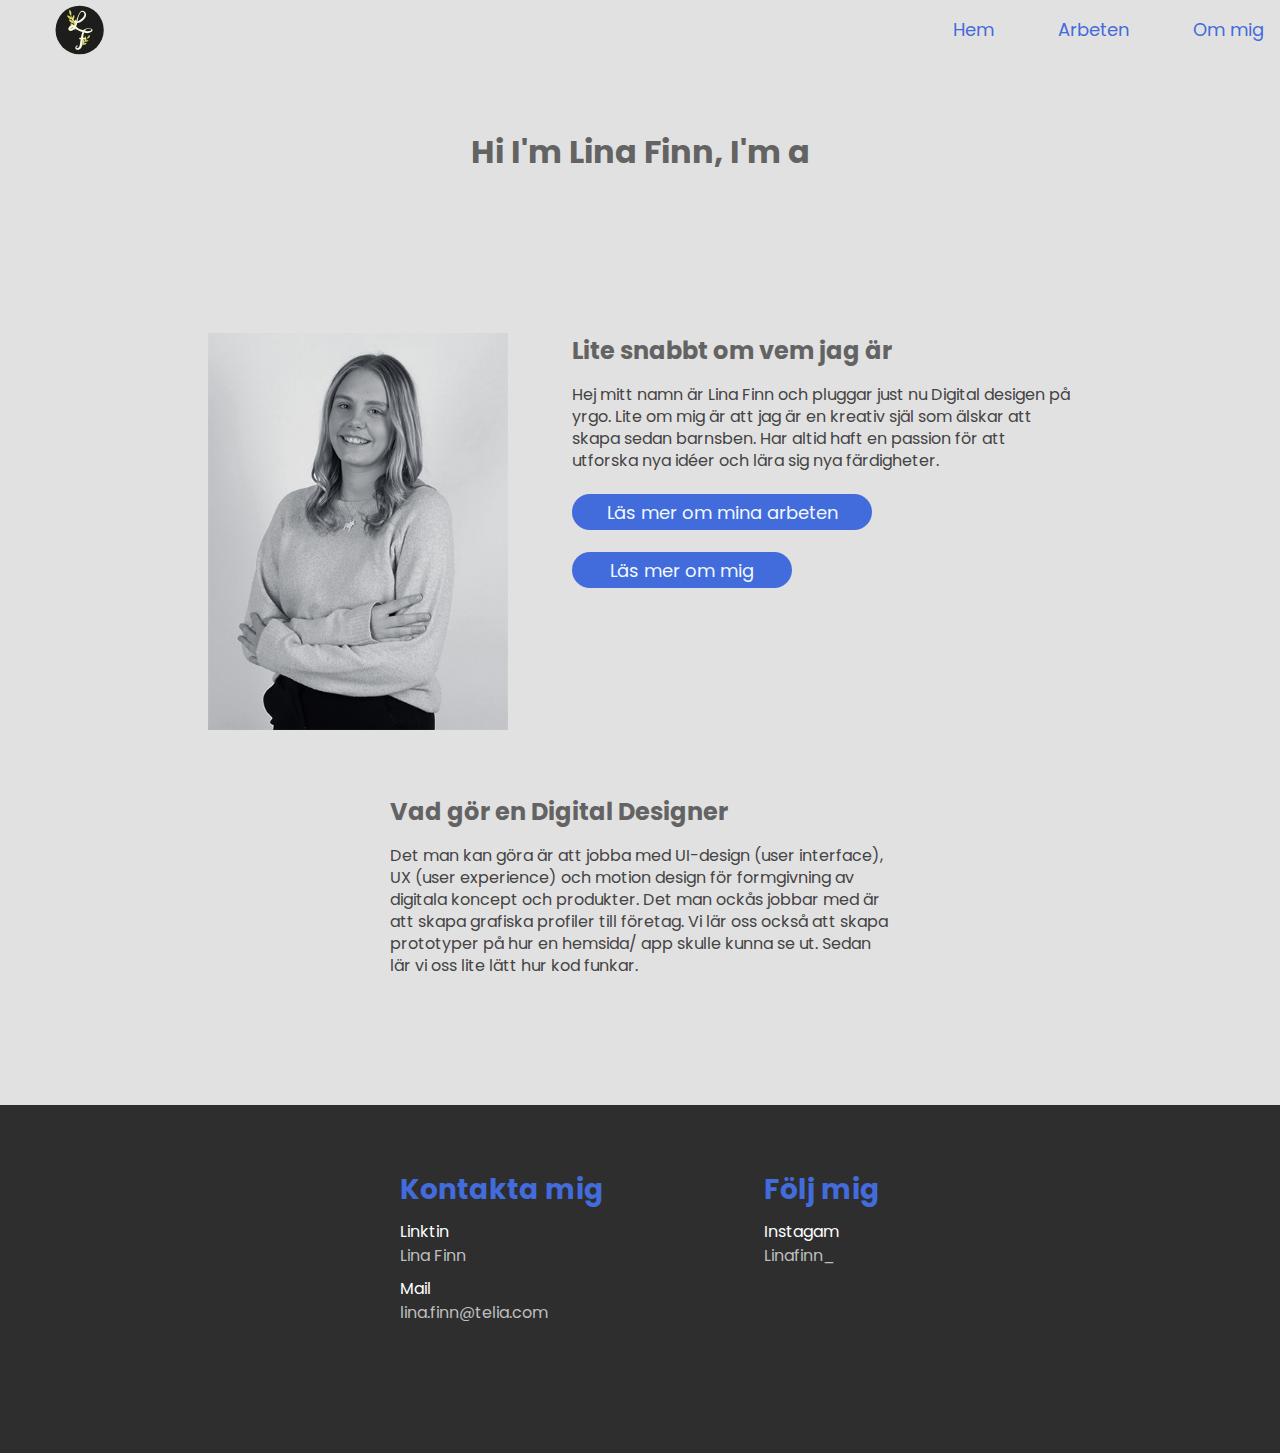
<file: index.html>
<!DOCTYPE html>
<html lang="en">
<head>
    <link rel="stylesheet" href="stylee.css">
    <meta charset="UTF-8">
    <meta http-equiv="X-UA-Compatible" content="IE=edge">
    <meta name="viewport" content="width=device-width, initial-scale=1.0">
    <link rel="preconnect" href="https://fonts.googleapis.com">
    <link rel="preconnect" href="https://fonts.gstatic.com" crossorigin>
    <link href="https://fonts.googleapis.com/css2?family=Poppins&display=swap" rel="stylesheet">
     <title>Hem</title>
</head>
<body>
    <header class="header">
        <nav class="navbar">
            <a class="nav-logo" href="index.html">
                <img class="logga" src="./bilder/om mig sjalv.svg">
            </a>
                <ul class="nav-menu">
                     <li class="nav-item">
                         <a href="index.html" class="nav-link">Hem</a>
                    </li>
                    <li class="nav-item">
                        <a href="arbeten.html" class="nav-link">Arbeten</a>
                    </li>
                    <li class="nav-item">
                        <a href="abubt.html" class="nav-link">Om mig</a>
                    </li>

                </ul>
            <div class="hamburger">
                <span class="bar"></span>
                <span class="bar"></span>
                <span class="bar"></span>
            </div>
        </nav>
     </header> 
    
     <div class="start">
            <h1>Hi I'm Lina Finn, I'm a</h1>
            <div class="container">
              <div class="typed-out">Digital Designer</div></div>
     </div>
    
    <div class="innan">
        <img src="./bilder/ProfilbildLina.jpg" alt="">
       <div>
        <h2>
            Lite snabbt om vem jag är
        </h2>
        <p>
            Hej mitt namn är Lina Finn och pluggar just nu Digital desigen på yrgo.
        Lite om mig är att jag är en kreativ själ som älskar att skapa 
            sedan barnsben. Har altid haft en passion för att 
            utforska nya idéer och lära sig nya färdigheter. 
        </p>
        <div class="knapp1">
            <a href="arbeten.html">Läs mer om mina arbeten</a>
         </div>
            <div class="knapp">
                <a href="abubt.html">Läs mer om mig</a>
             </div>
             
         </div>
    </div>

    <div class="utbildning">
        <div>
        <h2>
            Vad gör en Digital Designer
        </h2>
        <p>
            Det man kan göra är att jobba med UI-design (user interface), UX (user experience) och motion design
             för formgivning av digitala koncept och produkter. Det man ockås jobbar med är att skapa 
             grafiska profiler till företag. Vi lär oss också att skapa prototyper på hur en hemsida/ app skulle 
             kunna se ut. Sedan lär vi oss lite lätt hur kod funkar.  
            </p>
        </div>
     </div>

    <div class="footer">
            <div class="footer 1">
                <div>
                <H3>Kontakta mig</H3>
                <p>Linktin</p>
                <a href="https://www.linkedin.com/in/lina-finn-022383250/">Lina Finn</a>
               <p>Mail</p>
               <a href="mailto:lina.finn@telia.com">lina.finn@telia.com</a>
              
                </div>
            </div>
           
            <div class="footer 2">
                <div>
                <h3>Följ mig</h3>
                <p>Instagam</p>
                <a href="https://www.instagram.com/linafinn_/">Linafinn_</a>
                </div>
            </div>
    </div>

   
    
     <script src="script.js"></script>   
</body>
</html>
</file>
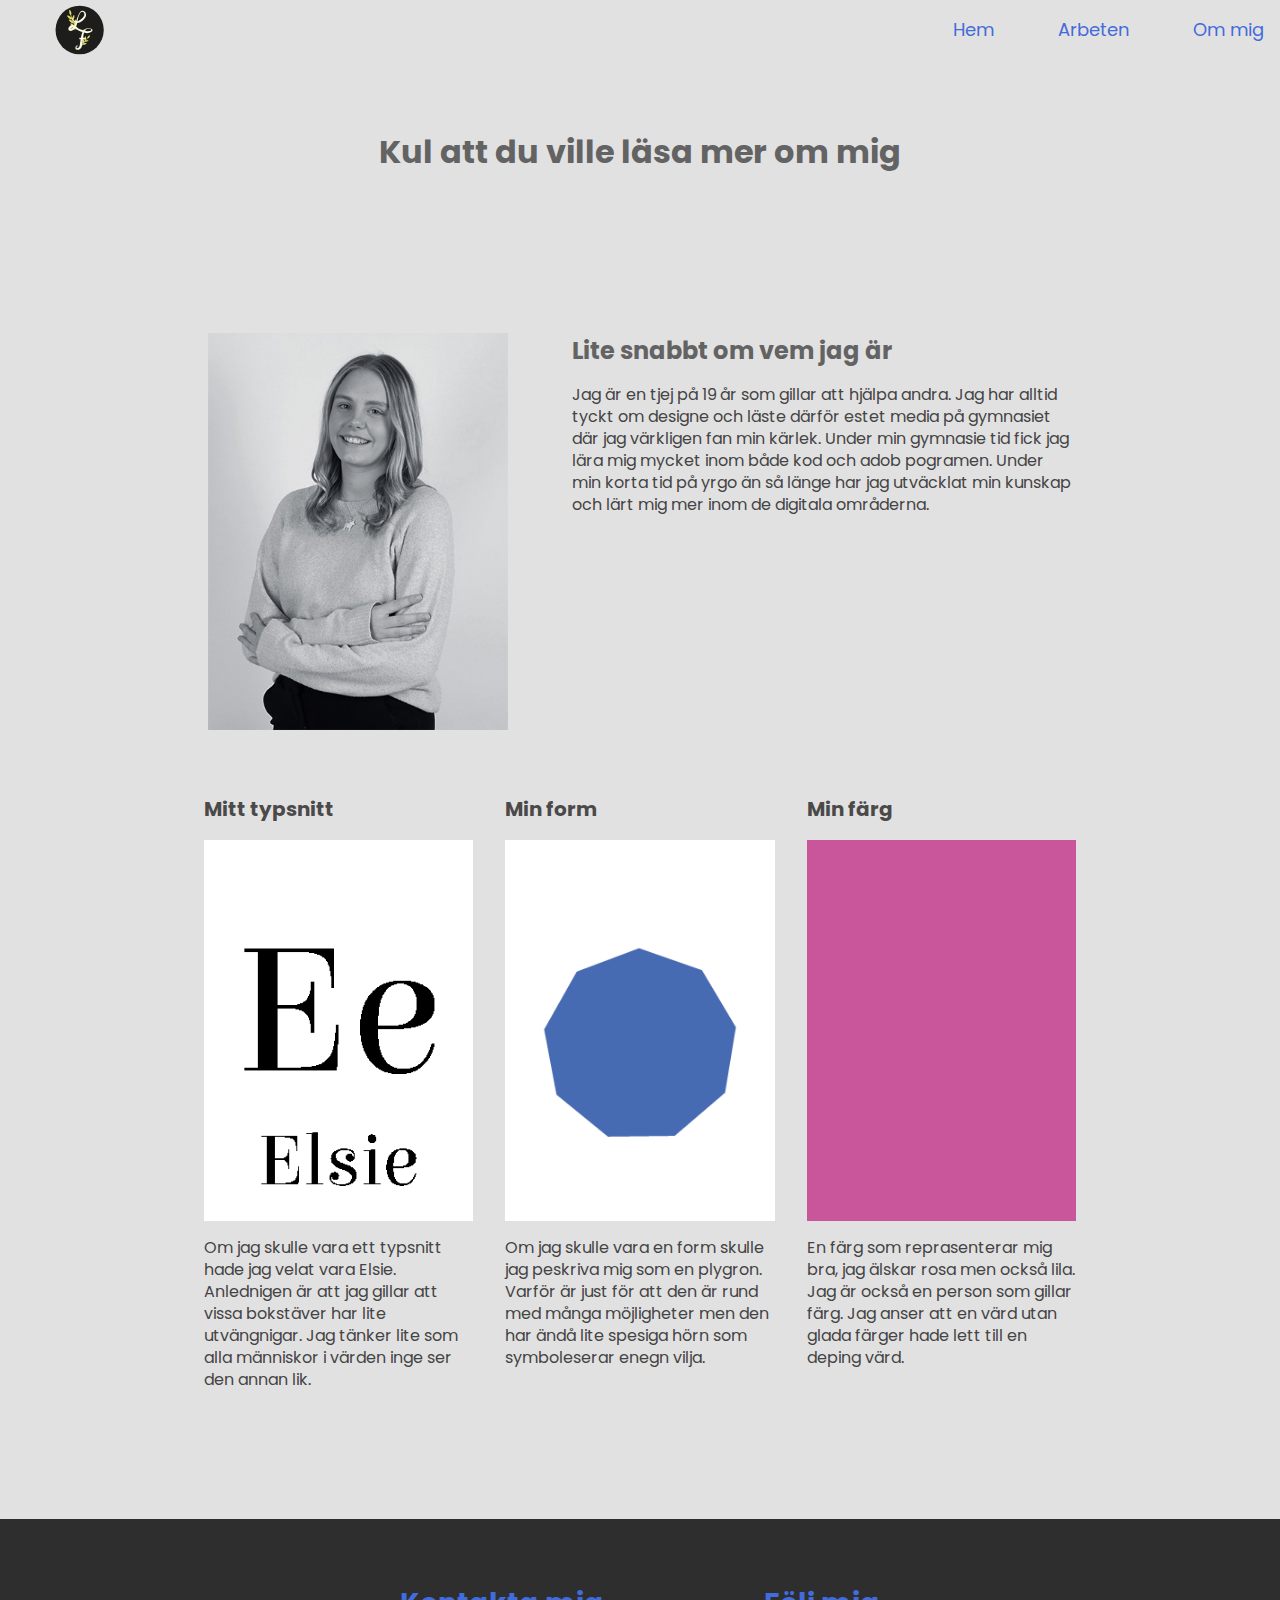
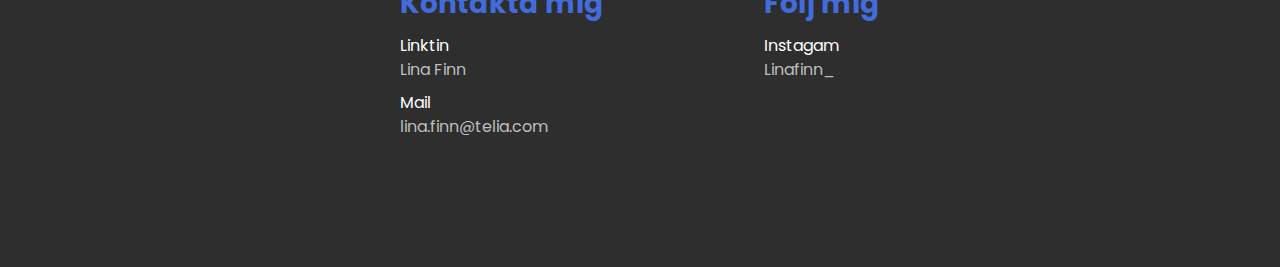
<file: abubt.html>
<!DOCTYPE html>
<html lang="en">
<head>
    <link rel="stylesheet" href="stylee.css">
    <meta charset="UTF-8">
    <meta http-equiv="X-UA-Compatible" content="IE=edge">
    <meta name="viewport" content="width=device-width, initial-scale=1.0">
    <link href="https://fonts.googleapis.com/css2?family=Poppins&display=swap" rel="stylesheet">
    <title>Om mig</title>
</head>
<body>
    <header class="header">
        <nav class="navbar">
            <a class="nav-logo" href="index.html">
                <img class="logga" src="./bilder/om mig sjalv.svg">
            </a>
                <ul class="nav-menu">
                     <li class="nav-item">
                         <a href="index.html" class="nav-link">Hem</a>
                    </li>
                    <li class="nav-item">
                        <a href="arbeten.html" class="nav-link">Arbeten</a>
                    </li>
                    <li class="nav-item">
                        <a href="abubt.html" class="nav-link">Om mig</a>
                    </li>

                </ul>
            <div class="hamburger">
                <span class="bar"></span>
                <span class="bar"></span>
                <span class="bar"></span>
            </div>
        </nav>
     </header> 
    
     <div class="start">
        <h1>Kul att du ville läsa mer om mig</h1>
        <div class="container">
          <div class="typed-out">Hoppas du lär dig något roligt</div></div>

    </div>


    <div class="innan">
        <img src="./bilder/ProfilbildLina.jpg" alt="">
         <div>
            <h2>
            Lite snabbt om vem jag är
            </h2>
            <p>
            Jag är en tjej på 19 år som gillar att hjälpa andra. Jag har alltid tyckt om designe och läste 
            därför estet media på gymnasiet där jag värkligen fan min kärlek. Under min gymnasie tid fick jag lära mig 
            mycket inom både kod och adob pogramen. Under min korta tid på yrgo än så länge har jag utväcklat min kunskap
            och lärt mig mer inom de digitala områderna. 
            </p>
         </div>
    </div>

    <div class="colektiv">
        <div class="sekton1">
            <div class="rubrik">
                 <h2>Mitt typsnitt</H2>
            </div>
            <div class="bild"> <img src="./bilder/font.png" alt=""> </div>
                <div class="text">
                    <p>Om jag skulle vara ett typsnitt hade jag velat vara Elsie. Anlednigen är
                        att jag gillar att vissa bokstäver har lite utvängnigar. Jag tänker lite som alla människor
                    i värden inge ser den annan lik. </p>
                
                </div>
        </div>
        <div class="sekton2">
            <div class="rubrik">
                <h2>Min form</H2>
           </div>
            <div class="bild"> <img src="./bilder/form.png" alt=""> </div>
                <div class="text">
                    <p>Om jag skulle vara en form skulle jag peskriva mig som en 
                        plygron. Varför är just för att den är rund med många möjligheter men den har ändå lite spesiga hörn 
                        som symboleserar enegn vilja. 
                    </p>
                    
                </div>
        </div>
        <div class="sekton3">
            <div class="rubrik">
                <h2>Min färg</H2>
           </div>
            <div class="bild"> <img src="./bilder/farg.png" alt=""> </div>
                <div class="text">
                    <p>En färg som reprasenterar mig bra, jag älskar rosa men också lila. 
                        Jag är också en person som gillar färg. Jag anser att en värd utan glada färger hade lett till
                        en deping värd.
                    </p>
                   
                </div>
        </div>
    </div>

<div class="footer">
        <div class="footer 1">
            <div>
            <H3>Kontakta mig</H3>
            <p>Linktin</p>
            <a href="https://www.linkedin.com/in/lina-finn-022383250/">Lina Finn</a>
           <p>Mail</p>
           <a href="mailto:lina.finn@telia.com">lina.finn@telia.com</a>
          
            </div>
        </div>
       
        <div class="footer 2">
            <div>
            <h3>Följ mig</h3>
            <p>Instagam</p>
            <a href="https://www.instagram.com/linafinn_/">Linafinn_</a>
            </div>
        </div>
</div>
    
    <script src="script.js"></script> 
</body>
</html>
</file>
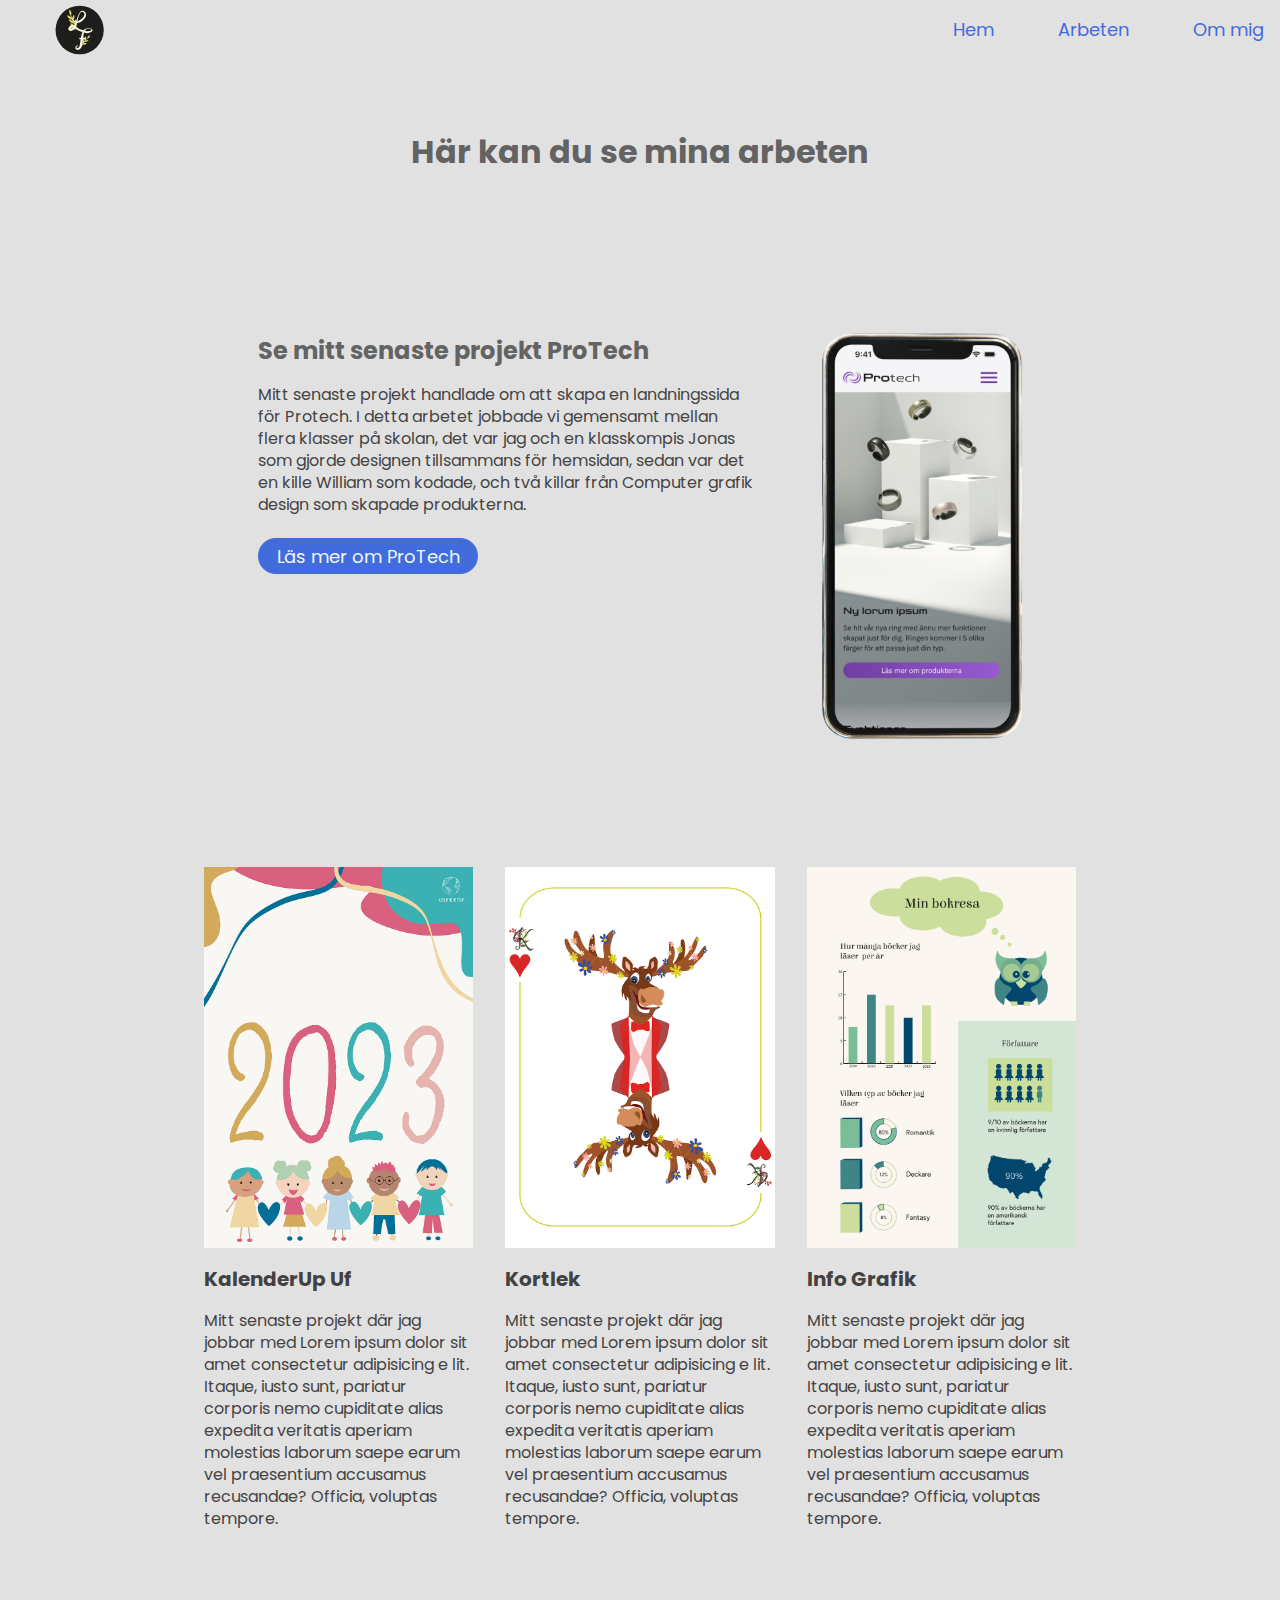
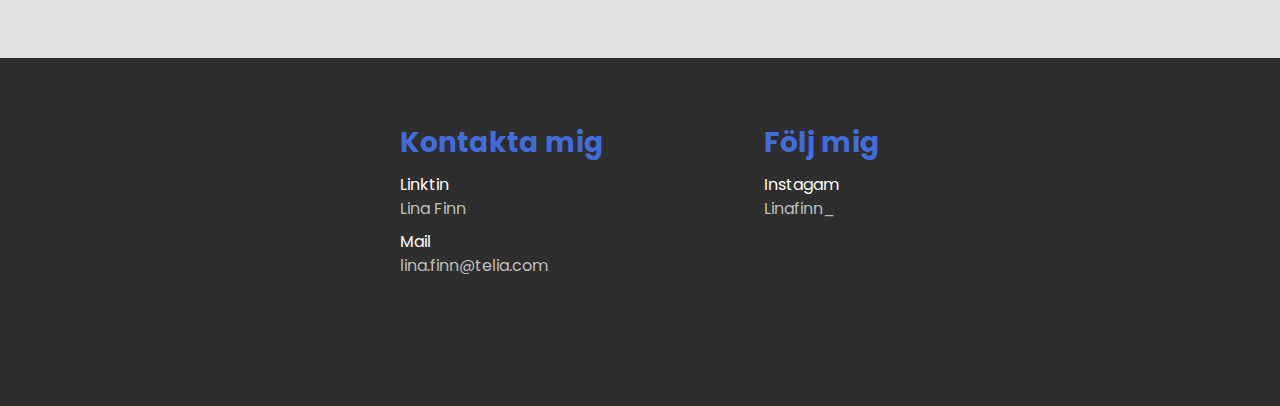
<file: arbeten.html>
<!DOCTYPE html>
<html lang="en">
<head>
    <link rel="stylesheet" href="stylee.css">
    <meta charset="UTF-8">
    <meta http-equiv="X-UA-Compatible" content="IE=edge">
    <meta name="viewport" content="width=device-width, initial-scale=1.0">
    <link rel="preconnect" href="https://fonts.googleapis.com">
<link rel="preconnect" href="https://fonts.gstatic.com" crossorigin>
<link href="https://fonts.googleapis.com/css2?family=Poppins&display=swap" rel="stylesheet">
    <title>Arbeten</title>
</head>
<body>
    <header class="header">
        <nav class="navbar">
            <a class="nav-logo" href="/index.html">
                <img class="logga" src="./bilder/om mig sjalv.svg">
            </a>
                <ul class="nav-menu">
                     <li class="nav-item">
                         <a href="index.html" class="nav-link">Hem</a>
                    </li>
                    <li class="nav-item">
                        <a href="Arbeten.html" class="nav-link">Arbeten</a>
                    </li>
                    <li class="nav-item">
                        <a href="abubt.html" class="nav-link">Om mig</a>
                    </li>

                </ul>
            <div class="hamburger">
                <span class="bar"></span>
                <span class="bar"></span>
                <span class="bar"></span>
            </div>
        </nav>
     </header> 

<div class="start">
        <h1>Här kan du se mina arbeten</h1>
        <div class="container">
          <div class="typed-out">Hoppas du blir inspererad</div></div>

</div>


     <div class="utbildning">
        <div>
        <h2>
            Se mitt senaste projekt ProTech
        </h2>
        <p>
            Mitt senaste projekt handlade om att skapa en landningssida 
            för Protech. I detta arbetet jobbade vi gemensamt mellan flera 
            klasser på skolan, det var jag och en klasskompis Jonas som gjorde 
            designen tillsammans för hemsidan, sedan var det en kille William som 
            kodade, och två killar från Computer grafik design som skapade produkterna.

        </p>
             <div class="knapp">
            <a href="protech.html">Läs mer om ProTech</a>
             </div>
        </div>
        <img src="./bilder/iphone13.png" alt="">
    </div>



<div class="colektiv">
    <div class="sekton1">
        <div class="bild"> <img src="./bilder/fixad-kalenderup.png" alt=""> </div>
            <div class="text">
                <h2>KalenderUp Uf</H2>
                <p>Mitt senaste projekt där jag jobbar 
                med Lorem ipsum dolor sit amet consectetur adipisicing e
                    lit. Itaque, iusto sunt, pariatur corporis nemo cupiditate alias 
                 expedita veritatis aperiam molestias laborum saepe earum 
                    vel praesentium accusamus recusandae? Officia, voluptas 
                tempore.</p>
              
            </div>
    </div>
    <div class="sekton2">
        <div class="bild"> <img src="./bilder/fixad-kortlek.png" alt=""> </div>
            <div class="text">
                <H2>Kortlek</H2>
                <p>Mitt senaste projekt där jag jobbar 
                med Lorem ipsum dolor sit amet consectetur adipisicing e
                    lit. Itaque, iusto sunt, pariatur corporis nemo cupiditate alias 
                 expedita veritatis aperiam molestias laborum saepe earum 
                    vel praesentium accusamus recusandae? Officia, voluptas 
                tempore.</p>
                
            </div>
    </div>
    <div class="sekton3">
        <div class="bild"> <img src="./bilder/fixad-info.png" alt=""> </div>
            <div class="text">
                <H2>Info Grafik</H2>
                <p>Mitt senaste projekt där jag jobbar 
                med Lorem ipsum dolor sit amet consectetur adipisicing e
                    lit. Itaque, iusto sunt, pariatur corporis nemo cupiditate alias 
                 expedita veritatis aperiam molestias laborum saepe earum 
                    vel praesentium accusamus recusandae? Officia, voluptas 
                tempore.</p>
                
            </div>
    </div>
</div>

<div class="footer">
    <div class="footer 1">
        <div>
        <H3>Kontakta mig</H3>
        <p>Linktin</p>
        <a href="https://www.linkedin.com/in/lina-finn-022383250/">Lina Finn</a>
       <p>Mail</p>
       <a href="mailto:lina.finn@telia.com">lina.finn@telia.com</a>
      
        </div>
    </div>
   
    <div class="footer 2">
        <div>
        <h3>Följ mig</h3>
        <p>Instagam</p>
        <a href="https://www.instagram.com/linafinn_/">Linafinn_</a>
        </div>
    </div>
</div>

<script src="script.js"></script>  
</body>
</html>
</file>
<file: stylee.css>
* {margin: 0;
    box-sizing: border-box;

}
body{
   background-color:#e2e1e1;
}

p{
    color: #444444;
    line-height: 22px;
    font-size: 16px;
    font-family: 'Poppins', sans-serif;
}

.header{
    height: 4rem;
}
.logga{
    padding: 4px;
    max-width: 4rem;
}
.nav-logo {
 padding-left: 2rem;
}
li {
    list-style: none;
}

a {
    text-decoration: none;
}

.navbar {
    display: flex;
    justify-content: space-between;
    align-items: center;
    padding: 0rem 1rem;
}

.hamburger {
    display: none;
    margin-top: 20px;
}

.bar {
    display: block;
    width: 25px;
    height: 3px;
    margin: 5px auto;
    -webkit-transition: all 0.3s ease-in-out;
    transition: all 0.3s ease-in-out;
    background-color: #426BDB;
}


.nav-menu {
    display: flex;
    justify-content: space-between;
    align-items: center;
}

.nav-item {
    margin-left: 4rem;
}

.nav-link{
    font-size: 18px;
    font-family:'Poppins', sans-serif ;
    font-weight: 400;
    color: #426BDB;
}

.nav-link:hover{
    opacity: 0.6;
    color: #426BDB;
}



main img {
    width: 100%;
}
.hamburger.active .bar:nth-child(2) {
    opacity: 0;
}

.hamburger.active .bar:nth-child(1) {
    transform: translateY(8px) rotate(45deg);
}

.hamburger.active .bar:nth-child(3) {
    transform: translateY(-8px) rotate(-45deg);
}

@media only screen and (max-width: 768px) {
    .nav-menu {
        position: fixed;
        left: -100%;
        top: 4rem;
        flex-direction: column;
        background-color: #e2e1e1;
        width: 100%;
        border-radius: 10px;
        text-align: center;
        transition: 0.3s;
        box-shadow:
            0 10px 27px rgba(0, 0, 0, 0.05);
            z-index: 2;
    }

    .nav-menu.active {
        left: 0;
    }

    .nav-item {
        margin: 1.6rem 0;
    }

    .hamburger {
        display: block;
        cursor: pointer;
    }
}

.start{
    text-align: center;
    padding-top: 4rem;
    padding-bottom: 2rem;
}
.start h1{
    color: rgb(99, 99, 99);
    font-family: 'poppins';
    
}

.container{
    display: inline-block;
    
}
.utbildning1{
    display: flex;
    justify-content: center;
    gap: 4rem;
    padding-bottom: 4rem;
}
.utbildning1 img{
    max-width: 200px;
}
.utbildning1 div{
    max-width: 500px;
}
  .typed-out{
    color: #4176fc;
    overflow: hidden;
   white-space: nowrap;
    animation: 
      typing 1s forwards;
    font-size: 38px;
    font-family: 'Poppins', sans-serif;
    width: 0;
  }
  @keyframes typing {
    from { width: 0 }
    to { width: 100% }
  }


.utbildning{
    display: flex;
    justify-content: center;
    padding-top: 4rem;
    gap: 4rem;
    padding-bottom: 4rem;
}
.utbildning img{
    max-width: 200px;
}
.utbildning div{
    max-width: 500px;
}
.utbildning div h2{
       margin-bottom: 1rem;
        color:rgb(99, 99, 99);
        font-family: 'Poppins', sans-serif;
    }
.bild{
    flex-shrink: 0;
}
.bild img{ 
    max-width: 270px;
}
.bild img{
    position: relative;
}
.innan{
    display: flex;
    justify-content: center;
    gap: 4rem;
    padding-top: 4rem;   
}
.innan h2{
    margin-bottom: 1rem;
    color: rgb(99, 99, 99);
    font-family: 'Poppins', sans-serif
}
.innan img {
    max-width: 300px;
}
.innan div{
    max-width: 500px;
}

@media only screen and (max-width: 950px){
    .utbildning{
        padding: 4rem;}
    .innan{
        padding: 4rem;
    }
}

img{
    display: block;
    width: 100%;
}
.colektiv{
    display: flex;
    margin-left:auto ;
    margin-right:auto ;
    justify-content: space-between;
     padding: 4rem;
    gap: 2rem;
    max-width: 1000px;
}
.sekton1{
    padding: 0px;
}
.sekton2{
    padding: 0px;
}

.sekton3{
    padding: 0px;
}
.text{
    max-width: 300px;
}
.text p{
    font-size: 16px;
    font-family: 'Poppins', sans-serif;;
   margin-top: 1rem;
}
.text h2{
    color: rgb(66, 66, 66);
    margin-top: 1rem;
    font-family: 'poppins';
    font-size: 20px;
}
.knapp{
    text-align: center;
   border-radius: 18px;
    border-style: solid #000;
    width: 220px;
    height: 36px; 
    margin-top: 22px;  
    background-color: #426BDB; 
    opacity: 1;
  transition: 0.3s;
  font-size: 18px;
  font-family: 'Poppins', sans-serif;
  padding-top: 5px;
}
.knapp:hover {opacity: 0.6}

.knapp a{
    color: aliceblue;
}

.knapp1{
    text-align: center;
   border-radius: 18px;
    border-style: solid #000;
    width: 300px;
    height: 36px; 
    margin-top: 22px;  
    background-color: #426BDB; 
    opacity: 1;
  transition: 0.3s;
  font-size: 18px;
  font-family: 'Poppins', sans-serif;
  padding-top: 5px;
}
.knapp1:hover {opacity: 0.6}

.knapp1 a{
    color: aliceblue;
}

.rubrik h2{
    padding-bottom: 1rem;
    color: rgb(75, 74, 74);
    font-family: 'Poppins', sans-serif;
    font-size: 20px;
   
}

.pro{
    display: flex;
    justify-content: center;
}
.pro video{   
width: 80%;

}

.footer {
    background-color: #2e2e2e;
    display: flex;
    justify-content: center;
    gap: 10rem;
    margin-top: 4rem;
    padding-bottom: 4rem;
}

.footer h3{
    color: #426BDB;
    font-size: 28px;
    font-family: 'Poppins', sans-serif;

}
.footer p {
    margin-top: 10px;
    color: #fff;
    font-family: 'Poppins', sans-serif;
    font-size: 16px;
}
.footer a{
    margin-bottom: 10px; 
    color: #bebebe;
    font-family: 'Poppins', sans-serif;
}
.footer a:hover{
    color: #426BDB;
}

@media only screen and (max-width: 768px){
    .colektiv{
        flex-direction: column;
    }
    .innan{
        flex-direction: column;
        gap: 2rem;
    }
    .utbildning{
        flex-direction: column;
    }
    .footer{
        flex-direction: column;
        padding-left: 4rem;
        gap: 0px;
        margin-top: 2rem;
    }
    .footer .footer2{
        margin-bottom: 4rem;
    }
    .start h1{
        font-size: 16px;
    }
    .typed-out{
        font-size: 18px;
    }
}
</file>
